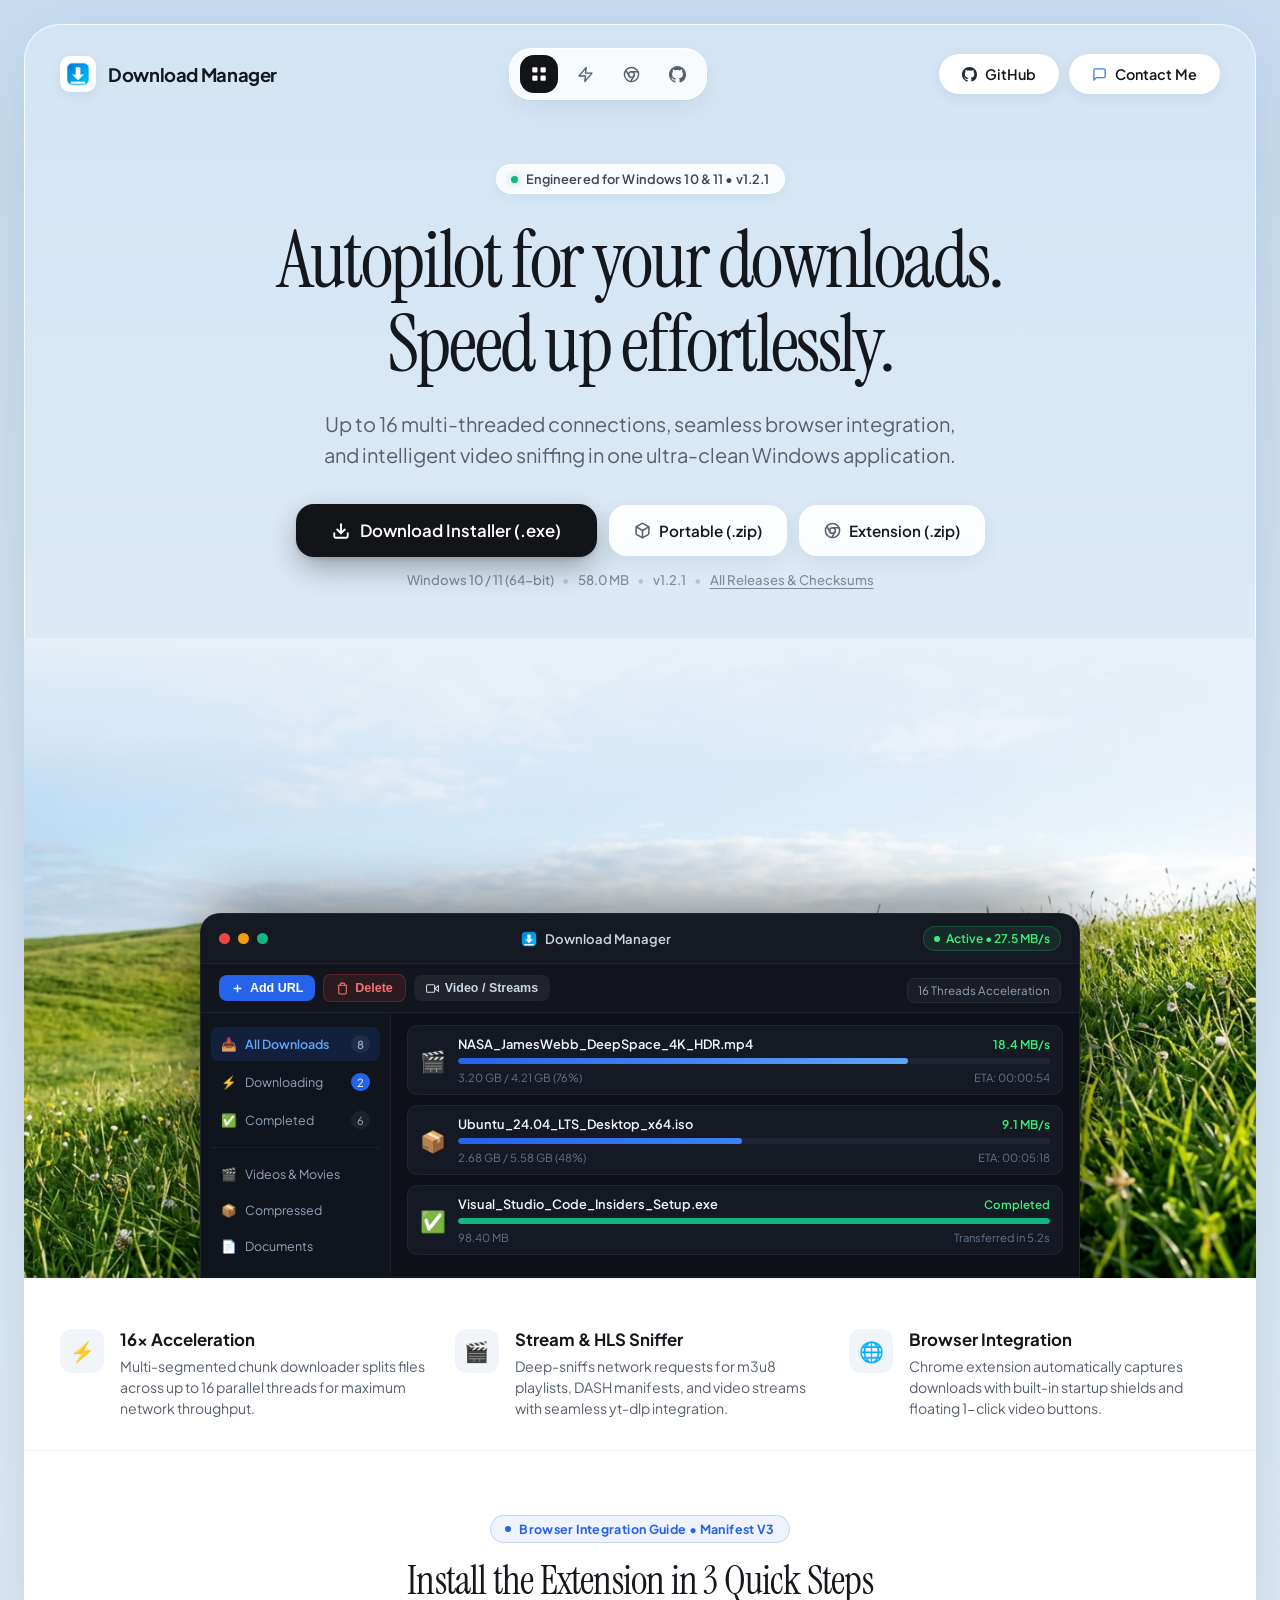
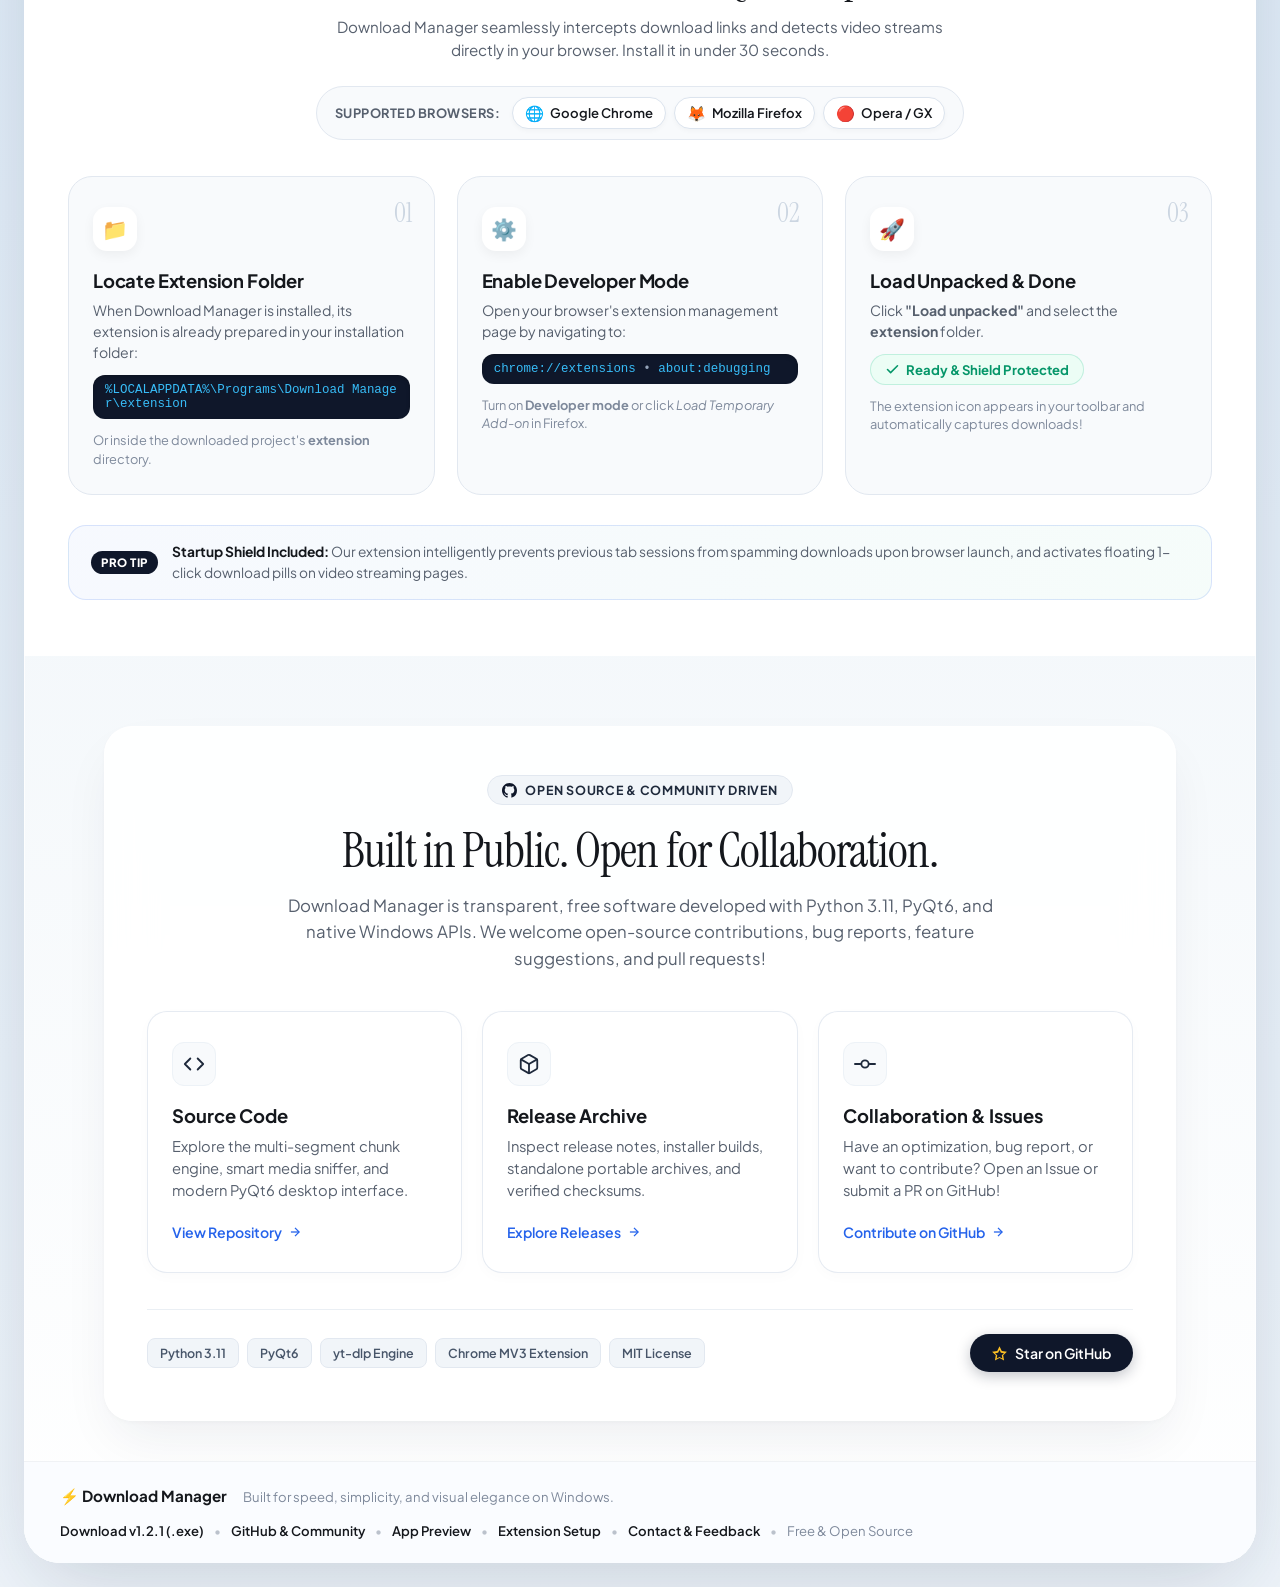
<file: website/index.html>
<!DOCTYPE html>
<html lang="en">
<head>
  <meta charset="UTF-8" />
  <meta name="viewport" content="width=device-width, initial-scale=1.0" />
  <title>Download Manager for Windows — Ultra-Fast Multi-Threaded Downloader</title>
  <meta name="description" content="Download Manager is a lightning-fast, modern multi-threaded desktop download accelerator and video stream sniffer for Windows 10 and 11." />
  <link rel="icon" type="image/png" href="assets/app_icon.png" />

  <!-- Premium Typography: Instrument Serif + Plus Jakarta Sans -->
  <link rel="preconnect" href="https://fonts.googleapis.com" />
  <link rel="preconnect" href="https://fonts.gstatic.com" crossorigin />
  <link href="https://fonts.googleapis.com/css2?family=Instrument+Serif:ital@0;1&family=Plus+Jakarta+Sans:wght@400;500;600;700&display=swap" rel="stylesheet" />

  <link rel="stylesheet" href="style.css" />
</head>
<body>
  <!-- Outer viewport frame matching the reference aesthetic -->
  <div class="page-canvas">
    
    <!-- Top Floating Header -->
    <header class="site-header">
      <!-- Left: Logo -->
      <a href="#" class="brand-logo" aria-label="Download Manager Home">
        <div class="logo-icon-wrap">
          <img src="assets/app_icon.png" alt="Download Manager Logo" class="brand-icon-img" />
        </div>
        <span class="brand-name">Download Manager</span>
      </a>

      <!-- Center: Dock Island Navigation Capsule -->
      <nav class="center-dock" aria-label="Main Navigation">
        <a href="#preview" class="dock-item dock-app-btn" title="App Overview" aria-label="App Overview">
          <svg width="18" height="18" viewBox="0 0 24 24" fill="currentColor">
            <rect x="3" y="3" width="7" height="7" rx="1.5" />
            <rect x="14" y="3" width="7" height="7" rx="1.5" />
            <rect x="3" y="14" width="7" height="7" rx="1.5" />
            <rect x="14" y="14" width="7" height="7" rx="1.5" />
          </svg>
        </a>
        <a href="#features" class="dock-item" title="Key Features" aria-label="Features">
          <svg width="17" height="17" viewBox="0 0 24 24" fill="none" stroke="currentColor" stroke-width="2" stroke-linecap="round" stroke-linejoin="round">
            <polygon points="13 2 3 14 12 14 11 22 21 10 12 10 13 2" />
          </svg>
        </a>
        <a href="#extension-guide" class="dock-item" title="Browser Integration Guide" aria-label="Browser Integration">
          <svg width="17" height="17" viewBox="0 0 24 24" fill="none" stroke="currentColor" stroke-width="2" stroke-linecap="round" stroke-linejoin="round">
            <circle cx="12" cy="12" r="10" />
            <circle cx="12" cy="12" r="4" />
            <line x1="21.17" y1="8" x2="12" y2="8" />
            <line x1="3.95" y1="6.06" x2="8.54" y2="14" />
            <line x1="10.88" y1="21.94" x2="15.46" y2="14" />
          </svg>
        </a>
        <a href="#github-community" class="dock-item" title="GitHub & Open Source Community" aria-label="Open Source & Community">
          <svg width="17" height="17" viewBox="0 0 24 24" fill="currentColor">
            <path d="M12 0C5.37 0 0 5.37 0 12c0 5.31 3.435 9.795 8.205 11.385.6.105.825-.255.825-.57 0-.285-.015-1.23-.015-2.235-3.015.555-3.795-.735-4.035-1.41-.135-.345-.72-1.41-1.23-1.695-.42-.225-1.02-.78-.015-.795.945-.015 1.62.87 1.845 1.23 1.08 1.815 2.805 1.305 3.495.99.105-.78.42-1.305.765-1.605-2.67-.3-5.46-1.335-5.46-5.925 0-1.305.465-2.385 1.23-3.225-.12-.3-.54-1.53.12-3.18 0 0 1.005-.315 3.3 1.23.96-.27 1.98-.405 3-.405s2.04.135 3 .405c2.295-1.56 3.3-1.23 3.3-1.23.66 1.65.24 2.88.12 3.18.765.84 1.23 1.905 1.23 3.225 0 4.605-2.805 5.625-5.475 5.925.435.375.81 1.095.81 2.22 0 1.605-.015 2.895-.015 3.3 0 .315.225.69.825.57A12.02 12.02 0 0024 12c0-6.63-5.37-12-12-12z"/>
          </svg>
        </a>
      </nav>

      <!-- Right: Header Action Buttons -->
      <div class="header-action">
        <a href="https://github.com/sametburhan/download-manager" target="_blank" rel="noopener noreferrer" class="nav-contact-btn nav-gh-btn" aria-label="View on GitHub">
          <svg width="15" height="15" viewBox="0 0 24 24" fill="currentColor">
            <path d="M12 0C5.37 0 0 5.37 0 12c0 5.31 3.435 9.795 8.205 11.385.6.105.825-.255.825-.57 0-.285-.015-1.23-.015-2.235-3.015.555-3.795-.735-4.035-1.41-.135-.345-.72-1.41-1.23-1.695-.42-.225-1.02-.78-.015-.795.945-.015 1.62.87 1.845 1.23 1.08 1.815 2.805 1.305 3.495.99.105-.78.42-1.305.765-1.605-2.67-.3-5.46-1.335-5.46-5.925 0-1.305.465-2.385 1.23-3.225-.12-.3-.54-1.53.12-3.18 0 0 1.005-.315 3.3 1.23.96-.27 1.98-.405 3-.405s2.04.135 3 .405c2.295-1.56 3.3-1.23 3.3-1.23.66 1.65.24 2.88.12 3.18.765.84 1.23 1.905 1.23 3.225 0 4.605-2.805 5.625-5.475 5.925.435.375.81 1.095.81 2.22 0 1.605-.015 2.895-.015 3.3 0 .315.225.69.825.57A12.02 12.02 0 0024 12c0-6.63-5.37-12-12-12z"/>
          </svg>
          <span>GitHub</span>
        </a>
        <button type="button" class="nav-contact-btn" id="navContactBtn" aria-haspopup="dialog" aria-controls="contactModal">
          <svg width="15" height="15" viewBox="0 0 24 24" fill="none" stroke="currentColor" stroke-width="2.2" stroke-linecap="round" stroke-linejoin="round">
            <path d="M21 15a2 2 0 0 1-2 2H7l-4 4V5a2 2 0 0 1 2-2h14a2 2 0 0 1 2 2z"></path>
          </svg>
          <span>Contact Me</span>
        </button>
      </div>
    </header>

    <!-- Main Hero Container -->
    <main class="hero-container">
      
      <!-- Upper Hero Text & Primary CTA -->
      <div class="hero-content">
        <!-- Pill Badge -->
        <div class="hero-badge">
          <span class="badge-dot"></span>
          <span class="badge-text" id="heroVersionBadge">Engineered for Windows 10 & 11 • v1.2.1</span>
        </div>

        <!-- Editorial Display Title -->
        <h1 class="hero-title">
          Autopilot for your downloads.<br />
          Speed up effortlessly.
        </h1>

        <!-- Short Subtitle -->
        <p class="hero-subtitle">
          Up to 16 multi-threaded connections, seamless browser integration, and intelligent video sniffing in one ultra-clean Windows application.
        </p>

        <!-- Download Actions Cluster -->
        <div class="cta-wrapper">
          <div class="cta-buttons-cluster">
            <!-- 1. Primary: Windows Installer (.exe) -->
            <a href="https://github.com/sametburhan/download-manager/releases/latest/download/DownloadManagerSetup-v1.2.1.exe" class="main-download-btn" id="mainDownloadBtn" title="Recommended setup for Windows 10 & 11">
              <span class="btn-icon">
                <svg width="18" height="18" viewBox="0 0 24 24" fill="none" stroke="currentColor" stroke-width="2.5" stroke-linecap="round" stroke-linejoin="round">
                  <path d="M21 15v4a2 2 0 0 1-2 2H5a2 2 0 0 1-2-2v-4" />
                  <polyline points="7 10 12 15 17 10" />
                  <line x1="12" y1="15" x2="12" y2="3" />
                </svg>
              </span>
              <span class="btn-label" id="mainDownloadBtnLabel">Download Installer (.exe)</span>
            </a>

            <!-- 2. Secondary: Portable Package (.zip) -->
            <a href="https://github.com/sametburhan/download-manager/releases/latest/download/DownloadManager-Portable-v1.2.1.zip" class="secondary-download-btn" id="portableDownloadBtn" title="Portable standalone archive — No installation required">
              <span class="sub-btn-icon">
                <svg width="17" height="17" viewBox="0 0 24 24" fill="none" stroke="currentColor" stroke-width="2.2" stroke-linecap="round" stroke-linejoin="round">
                  <path d="M21 16V8a2 2 0 0 0-1-1.73l-7-4a2 2 0 0 0-2 0l-7 4A2 2 0 0 0 3 8v8a2 2 0 0 0 1 1.73l7 4a2 2 0 0 0 2 0l7-4A2 2 0 0 0 21 16z"/>
                  <polyline points="3.27 6.96 12 12.01 20.73 6.96"/>
                  <line x1="12" y1="22.08" x2="12" y2="12"/>
                </svg>
              </span>
              <span class="sub-btn-label" id="portableBtnLabel">Portable (.zip)</span>
            </a>

            <!-- 3. Tertiary: Browser Extension Package (.zip) -->
            <a href="https://github.com/sametburhan/download-manager/releases/latest/download/DownloadManager-Extension-v1.2.1.zip" class="secondary-download-btn" id="extensionDownloadBtn" title="Browser extension folder package (ZIP)">
              <span class="sub-btn-icon">
                <svg width="17" height="17" viewBox="0 0 24 24" fill="none" stroke="currentColor" stroke-width="2.2" stroke-linecap="round" stroke-linejoin="round">
                  <circle cx="12" cy="12" r="10"/>
                  <circle cx="12" cy="12" r="4"/>
                  <line x1="21.17" y1="8" x2="12" y2="8"/>
                  <line x1="3.95" y1="6.06" x2="8.54" y2="14"/>
                  <line x1="10.88" y1="21.94" x2="15.46" y2="14"/>
                </svg>
              </span>
              <span class="sub-btn-label" id="extensionBtnLabel">Extension (.zip)</span>
            </a>
          </div>
          
          <div class="download-meta">
            <span>Windows 10 / 11 (64-bit)</span>
            <span class="meta-sep">•</span>
            <span id="downloadMetaSize">58.0 MB</span>
            <span class="meta-sep">•</span>
            <span id="downloadMetaVersion">v1.2.1</span>
            <span class="meta-sep">•</span>
            <a href="https://github.com/sametburhan/download-manager/releases" target="_blank" rel="noopener noreferrer" style="color: inherit; text-decoration: underline; text-underline-offset: 3px;">All Releases & Checksums</a>
          </div>
        </div>
      </div>

      <!-- Lower Preview Stage: App Card nestled in Grassy Hill -->
      <div class="stage-section" id="preview">
        <!-- Scenic Grassy Landscape Background -->
        <div class="landscape-backdrop" style="background-image: url('assets/hero_grass_landscape.jpg');">
          <!-- Soft gradient feather overlay to blend top sky smoothly -->
          <div class="sky-blend-gradient"></div>

          <!-- App Mockup Window rising from the meadow -->
          <div class="app-window-wrapper">
            <div class="app-window-frame">
              
              <!-- Window Titlebar -->
              <div class="window-titlebar">
                <div class="window-controls">
                  <span class="ctrl-dot ctrl-close"></span>
                  <span class="ctrl-dot ctrl-min"></span>
                  <span class="ctrl-dot ctrl-max"></span>
                </div>
                <div class="window-title">
                  <img src="assets/app_icon.png" alt="" class="win-title-icon" />
                  <span>Download Manager</span>
                </div>
                <div class="window-badge-stat">
                  <span class="stat-pulse"></span>
                  <span>Active • 27.5 MB/s</span>
                </div>
              </div>

              <!-- Window Toolbar -->
              <div class="window-toolbar">
                <div class="tb-left">
                  <button class="tb-btn tb-add-btn">
                    <svg width="13" height="13" viewBox="0 0 24 24" fill="none" stroke="currentColor" stroke-width="2.5"><line x1="12" y1="5" x2="12" y2="19"/><line x1="5" y1="12" x2="19" y2="12"/></svg>
                    <span>Add URL</span>
                  </button>
                  <button class="tb-btn tb-del-btn">
                    <svg width="13" height="13" viewBox="0 0 24 24" fill="none" stroke="currentColor" stroke-width="2"><polyline points="3 6 5 6 21 6"/><path d="M19 6v14a2 2 0 0 1-2 2H7a2 2 0 0 1-2-2V6m3 0V4a2 2 0 0 1 2-2h4a2 2 0 0 1 2 2v2"/></svg>
                    <span>Delete</span>
                  </button>
                  <button class="tb-btn tb-media-btn">
                    <svg width="13" height="13" viewBox="0 0 24 24" fill="none" stroke="currentColor" stroke-width="2"><polygon points="23 7 16 12 23 17 23 7"/><rect x="1" y="5" width="15" height="14" rx="2" ry="2"/></svg>
                    <span>Video / Streams</span>
                  </button>
                </div>
                <div class="tb-right">
                  <span class="tb-pill-tag">16 Threads Acceleration</span>
                </div>
              </div>

              <!-- Window Body: Sidebar + Tasks -->
              <div class="window-body">
                <!-- Mini Sidebar -->
                <aside class="win-sidebar">
                  <div class="sidebar-item active">
                    <span class="sb-icon">📥</span>
                    <span class="sb-label">All Downloads</span>
                    <span class="sb-badge">8</span>
                  </div>
                  <div class="sidebar-item">
                    <span class="sb-icon">⚡</span>
                    <span class="sb-label">Downloading</span>
                    <span class="sb-badge highlight">2</span>
                  </div>
                  <div class="sidebar-item">
                    <span class="sb-icon">✅</span>
                    <span class="sb-label">Completed</span>
                    <span class="sb-badge">6</span>
                  </div>
                  <div class="sidebar-sep"></div>
                  <div class="sidebar-item">
                    <span class="sb-icon">🎬</span>
                    <span class="sb-label">Videos & Movies</span>
                  </div>
                  <div class="sidebar-item">
                    <span class="sb-icon">📦</span>
                    <span class="sb-label">Compressed</span>
                  </div>
                  <div class="sidebar-item">
                    <span class="sb-icon">📄</span>
                    <span class="sb-label">Documents</span>
                  </div>
                </aside>

                <!-- Tasks Table / Cards -->
                <section class="win-task-list">
                  
                  <!-- Task 1: Active 4K Video Stream -->
                  <div class="task-card active-task">
                    <div class="task-col-icon">🎬</div>
                    <div class="task-col-info">
                      <div class="task-name-row">
                        <span class="task-title">NASA_JamesWebb_DeepSpace_4K_HDR.mp4</span>
                        <span class="task-speed">18.4 MB/s</span>
                      </div>
                      <div class="progress-bar-wrap">
                        <div class="progress-bar-fill animated-shimmer" style="width: 76%;"></div>
                      </div>
                      <div class="task-meta-row">
                        <span class="task-size">3.20 GB / 4.21 GB (76%)</span>
                        <span class="task-eta">ETA: 00:00:54</span>
                      </div>
                    </div>
                  </div>

                  <!-- Task 2: Active Software Package -->
                  <div class="task-card active-task">
                    <div class="task-col-icon">📦</div>
                    <div class="task-col-info">
                      <div class="task-name-row">
                        <span class="task-title">Ubuntu_24.04_LTS_Desktop_x64.iso</span>
                        <span class="task-speed">9.1 MB/s</span>
                      </div>
                      <div class="progress-bar-wrap">
                        <div class="progress-bar-fill" style="width: 48%;"></div>
                      </div>
                      <div class="task-meta-row">
                        <span class="task-size">2.68 GB / 5.58 GB (48%)</span>
                        <span class="task-eta">ETA: 00:05:18</span>
                      </div>
                    </div>
                  </div>

                  <!-- Task 3: Completed Archive -->
                  <div class="task-card completed-task">
                    <div class="task-col-icon">✅</div>
                    <div class="task-col-info">
                      <div class="task-name-row">
                        <span class="task-title">Visual_Studio_Code_Insiders_Setup.exe</span>
                        <span class="task-status-tag">Completed</span>
                      </div>
                      <div class="progress-bar-wrap">
                        <div class="progress-bar-fill done" style="width: 100%;"></div>
                      </div>
                      <div class="task-meta-row">
                        <span class="task-size">98.40 MB</span>
                        <span class="task-eta">Transferred in 5.2s</span>
                      </div>
                    </div>
                  </div>

                </section>
              </div>

              <!-- Window Statusbar -->
              <div class="window-statusbar">
                <span class="status-indicator-dot"></span>
                <span>WebSocket Engine: Connected (Port 6800) • Extension Linked</span>
              </div>

            </div>
          </div>
        </div>
      </div>

    </main>

    <!-- Interactive Features Strip -->
    <section class="features-strip" id="features">
      <div class="feature-item">
        <div class="feat-icon">⚡</div>
        <div class="feat-content">
          <h3>16x Acceleration</h3>
          <p>Multi-segmented chunk downloader splits files across up to 16 parallel threads for maximum network throughput.</p>
        </div>
      </div>
      <div class="feature-item">
        <div class="feat-icon">🎬</div>
        <div class="feat-content">
          <h3>Stream & HLS Sniffer</h3>
          <p>Deep-sniffs network requests for m3u8 playlists, DASH manifests, and video streams with seamless yt-dlp integration.</p>
        </div>
      </div>
      <div class="feature-item">
        <div class="feat-icon">🌐</div>
        <div class="feat-content">
          <h3>Browser Integration</h3>
          <p>Chrome extension automatically captures downloads with built-in startup shields and floating 1-click video buttons.</p>
        </div>
      </div>
    </section>

    <!-- Browser Extension Tutorial Section -->
    <section class="extension-guide-section" id="extension-guide">
      <div class="guide-header">
        <div class="guide-badge">
          <span class="guide-badge-dot"></span>
          <span>Browser Integration Guide • Manifest V3</span>
        </div>
        <h2 class="guide-title">Install the Extension in 3 Quick Steps</h2>
        <p class="guide-subtitle">
          Download Manager seamlessly intercepts download links and detects video streams directly in your browser. Install it in under 30 seconds.
        </p>

        <!-- Supported Browsers Showcase -->
        <div class="supported-browsers-wrap">
          <span class="supported-label">Supported Browsers:</span>
          <div class="browser-tags">
            <span class="browser-tag"><span class="browser-tag-icon">🌐</span> Google Chrome</span>
            <span class="browser-tag"><span class="browser-tag-icon">🦊</span> Mozilla Firefox</span>
            <span class="browser-tag"><span class="browser-tag-icon">🔴</span> Opera / GX</span>
          </div>
        </div>
      </div>

      <!-- 3-Step Cards Grid -->
      <div class="guide-steps-grid">
        
        <!-- Step 1 -->
        <div class="step-card">
          <div class="step-num-badge">01</div>
          <div class="step-card-body">
            <div class="step-icon-wrap">📁</div>
            <h3>Locate Extension Folder</h3>
            <p>
              When Download Manager is installed, its extension is already prepared in your installation folder:
            </p>
            <div class="step-code-snippet">
              <code>%LOCALAPPDATA%\Programs\Download Manager\extension</code>
            </div>
            <span class="step-hint">Or inside the downloaded project's <strong>extension</strong> directory.</span>
          </div>
        </div>

        <!-- Step 2 -->
        <div class="step-card">
          <div class="step-num-badge">02</div>
          <div class="step-card-body">
            <div class="step-icon-wrap">⚙️</div>
            <h3>Enable Developer Mode</h3>
            <p>
              Open your browser's extension management page by navigating to:
            </p>
            <div class="step-code-snippet">
              <code>chrome://extensions</code> <span>•</span> <code>about:debugging</code>
            </div>
            <span class="step-hint">Turn on <strong>Developer mode</strong> or click <em>Load Temporary Add-on</em> in Firefox.</span>
          </div>
        </div>

        <!-- Step 3 -->
        <div class="step-card">
          <div class="step-num-badge">03</div>
          <div class="step-card-body">
            <div class="step-icon-wrap">🚀</div>
            <h3>Load Unpacked & Done</h3>
            <p>
              Click <strong>"Load unpacked"</strong> and select the <strong>extension</strong> folder.
            </p>
            <div class="step-pill-ready">
              <svg width="15" height="15" viewBox="0 0 24 24" fill="none" stroke="currentColor" stroke-width="2.5" stroke-linecap="round" stroke-linejoin="round">
                <polyline points="20 6 9 17 4 12"></polyline>
              </svg>
              <span>Ready & Shield Protected</span>
            </div>
            <span class="step-hint">The extension icon appears in your toolbar and automatically captures downloads!</span>
          </div>
        </div>

      </div>

      <!-- Pro-Tip Note Card -->
      <div class="guide-tip-banner">
        <div class="tip-badge">PRO TIP</div>
        <p>
          <strong>Startup Shield Included:</strong> Our extension intelligently prevents previous tab sessions from spamming downloads upon browser launch, and activates floating 1-click download pills on video streaming pages.
        </p>
      </div>

    </section>

    <!-- Open Source & GitHub Collaboration Section -->
    <section class="community-section" id="github-community">
      <div class="community-card">
        <div class="community-header">
          <div class="community-badge">
            <svg width="15" height="15" viewBox="0 0 24 24" fill="currentColor">
              <path d="M12 0C5.37 0 0 5.37 0 12c0 5.31 3.435 9.795 8.205 11.385.6.105.825-.255.825-.57 0-.285-.015-1.23-.015-2.235-3.015.555-3.795-.735-4.035-1.41-.135-.345-.72-1.41-1.23-1.695-.42-.225-1.02-.78-.015-.795.945-.015 1.62.87 1.845 1.23 1.08 1.815 2.805 1.305 3.495.99.105-.78.42-1.305.765-1.605-2.67-.3-5.46-1.335-5.46-5.925 0-1.305.465-2.385 1.23-3.225-.12-.3-.54-1.53.12-3.18 0 0 1.005-.315 3.3 1.23.96-.27 1.98-.405 3-.405s2.04.135 3 .405c2.295-1.56 3.3-1.23 3.3-1.23.66 1.65.24 2.88.12 3.18.765.84 1.23 1.905 1.23 3.225 0 4.605-2.805 5.625-5.475 5.925.435.375.81 1.095.81 2.22 0 1.605-.015 2.895-.015 3.3 0 .315.225.69.825.57A12.02 12.02 0 0024 12c0-6.63-5.37-12-12-12z"/>
            </svg>
            <span>Open Source & Community Driven</span>
          </div>
          <h2 class="community-title">Built in Public. Open for Collaboration.</h2>
          <p class="community-subtitle">
            Download Manager is transparent, free software developed with Python 3.11, PyQt6, and native Windows APIs. We welcome open-source contributions, bug reports, feature suggestions, and pull requests!
          </p>
        </div>

        <div class="community-grid">
          <!-- Card 1: Source Code -->
          <a href="https://github.com/sametburhan/download-manager" target="_blank" rel="noopener noreferrer" class="community-box">
            <div class="box-icon-wrap">
              <svg width="22" height="22" viewBox="0 0 24 24" fill="none" stroke="currentColor" stroke-width="2" stroke-linecap="round" stroke-linejoin="round">
                <polyline points="16 18 22 12 16 6"></polyline>
                <polyline points="8 6 2 12 8 18"></polyline>
              </svg>
            </div>
            <div class="box-content">
              <h3>Source Code</h3>
              <p>Explore the multi-segment chunk engine, smart media sniffer, and modern PyQt6 desktop interface.</p>
              <span class="box-action-link">
                <span>View Repository</span>
                <svg width="14" height="14" viewBox="0 0 24 24" fill="none" stroke="currentColor" stroke-width="2.2"><line x1="5" y1="12" x2="19" y2="12"/><polyline points="12 5 19 12 12 19"/></svg>
              </span>
            </div>
          </a>

          <!-- Card 2: Releases & Changelog -->
          <a href="https://github.com/sametburhan/download-manager/releases" target="_blank" rel="noopener noreferrer" class="community-box">
            <div class="box-icon-wrap">
              <svg width="22" height="22" viewBox="0 0 24 24" fill="none" stroke="currentColor" stroke-width="2" stroke-linecap="round" stroke-linejoin="round">
                <path d="M21 16V8a2 2 0 0 0-1-1.73l-7-4a2 2 0 0 0-2 0l-7 4A2 2 0 0 0 3 8v8a2 2 0 0 0 1 1.73l7 4a2 2 0 0 0 2 0l7-4A2 2 0 0 0 21 16z"></path>
                <polyline points="3.27 6.96 12 12.01 20.73 6.96"></polyline>
                <line x1="12" y1="22.08" x2="12" y2="12"></line>
              </svg>
            </div>
            <div class="box-content">
              <h3>Release Archive</h3>
              <p>Inspect release notes, installer builds, standalone portable archives, and verified checksums.</p>
              <span class="box-action-link">
                <span>Explore Releases</span>
                <svg width="14" height="14" viewBox="0 0 24 24" fill="none" stroke="currentColor" stroke-width="2.2"><line x1="5" y1="12" x2="19" y2="12"/><polyline points="12 5 19 12 12 19"/></svg>
              </span>
            </div>
          </a>

          <!-- Card 3: Collaborate & Contribute -->
          <a href="https://github.com/sametburhan/download-manager/issues" target="_blank" rel="noopener noreferrer" class="community-box">
            <div class="box-icon-wrap">
              <svg width="22" height="22" viewBox="0 0 24 24" fill="none" stroke="currentColor" stroke-width="2" stroke-linecap="round" stroke-linejoin="round">
                <circle cx="12" cy="12" r="4"></circle>
                <line x1="1.05" y1="12" x2="7" y2="12"></line>
                <line x1="17.01" y1="12" x2="22.96" y2="12"></line>
              </svg>
            </div>
            <div class="box-content">
              <h3>Collaboration & Issues</h3>
              <p>Have an optimization, bug report, or want to contribute? Open an Issue or submit a PR on GitHub!</p>
              <span class="box-action-link">
                <span>Contribute on GitHub</span>
                <svg width="14" height="14" viewBox="0 0 24 24" fill="none" stroke="currentColor" stroke-width="2.2"><line x1="5" y1="12" x2="19" y2="12"/><polyline points="12 5 19 12 12 19"/></svg>
              </span>
            </div>
          </a>
        </div>

        <!-- Banner Bottom Strip: Tech Stack & Star CTA -->
        <div class="community-footer-bar">
          <div class="tech-tags">
            <span class="tech-tag">Python 3.11</span>
            <span class="tech-tag">PyQt6</span>
            <span class="tech-tag">yt-dlp Engine</span>
            <span class="tech-tag">Chrome MV3 Extension</span>
            <span class="tech-tag">MIT License</span>
          </div>
          <a href="https://github.com/sametburhan/download-manager" target="_blank" rel="noopener noreferrer" class="star-gh-btn">
            <svg width="15" height="15" viewBox="0 0 24 24" fill="currentColor">
              <path d="M12 .587l3.668 7.431 8.2 1.192-5.934 5.784 1.399 8.163-7.333-3.856-7.333 3.856 1.399-8.163-5.934-5.784 8.2-1.192zm0 5.702l-2.217 4.492-4.957.721 3.587 3.496-.846 4.935 4.433-2.33 4.433 2.33-.846-4.935 3.587-3.496-4.957-.721z"/>
            </svg>
            <span>Star on GitHub</span>
          </a>
        </div>
      </div>
    </section>

    <!-- Clean Minimal Footer -->
    <footer class="site-footer">
      <div class="footer-inner">
        <div class="footer-left">
          <span class="footer-logo">⚡ Download Manager</span>
          <span class="footer-copy">Built for speed, simplicity, and visual elegance on Windows.</span>
        </div>
        <div class="footer-right">
          <a href="https://github.com/sametburhan/download-manager/releases/latest/download/DownloadManagerSetup-v1.2.1.exe" id="footerDownloadLink" class="footer-link">Download v1.2.1 (.exe)</a>
          <span class="footer-sep">•</span>
          <a href="#github-community" class="footer-link">GitHub & Community</a>
          <span class="footer-sep">•</span>
          <a href="#preview" class="footer-link">App Preview</a>
          <span class="footer-sep">•</span>
          <a href="#extension-guide" class="footer-link">Extension Setup</a>
          <span class="footer-sep">•</span>
          <button type="button" class="footer-link-btn" id="footerContactBtn">Contact & Feedback</button>
          <span class="footer-sep">•</span>
          <span class="footer-note">Free & Open Source</span>
        </div>
      </div>
    </footer>

  </div>

  <!-- Contact / Feedback Modal Window -->
  <div class="modal-backdrop" id="contactModal" role="dialog" aria-modal="true" aria-labelledby="modalTitle" hidden>
    <div class="modal-overlay" id="modalOverlay"></div>
    <div class="modal-card">
      
      <!-- Close Button -->
      <button type="button" class="modal-close-btn" id="modalCloseBtn" aria-label="Close Contact Dialog">
        <svg width="18" height="18" viewBox="0 0 24 24" fill="none" stroke="currentColor" stroke-width="2.2" stroke-linecap="round" stroke-linejoin="round">
          <line x1="18" y1="6" x2="6" y2="18"></line>
          <line x1="6" y1="6" x2="18" y2="18"></line>
        </svg>
      </button>

      <!-- Modal Header -->
      <div class="modal-header">
        <div class="modal-tag">
          <span class="modal-tag-dot"></span>
          <span>Feedback & Inquiries</span>
        </div>
        <h2 id="modalTitle" class="modal-title">Get in Touch</h2>
        <p class="modal-desc">
          Have feedback, found an issue, or want to suggest a new feature? Send us a message and we'll review it right away.
        </p>
      </div>

      <!-- Feedback Form -->
      <form id="contactForm" class="contact-form" action="https://formsubmit.co/ajax/samet26burhan2@gmail.com" method="POST">
        <input type="hidden" name="_captcha" value="false" />
        <input type="hidden" name="_template" value="table" />
        <input type="hidden" name="_subject" value="New Feedback - Download Manager" />
        
        <div class="form-row">
          <div class="form-group">
            <label for="contactName">Your Name</label>
            <input type="text" id="contactName" name="name" placeholder="e.g. Samet" required />
          </div>
          <div class="form-group">
            <label for="contactEmail">Email Address</label>
            <input type="email" id="contactEmail" name="email" placeholder="name@example.com" required />
          </div>
        </div>

        <div class="form-group">
          <label>Topic / Category</label>
          <div class="category-pills">
            <label class="category-pill">
              <input type="radio" name="category" value="Feedback" checked />
              <span>💬 Feedback</span>
            </label>
            <label class="category-pill">
              <input type="radio" name="category" value="Feature Request" />
              <span>💡 Feature Request</span>
            </label>
            <label class="category-pill">
              <input type="radio" name="category" value="Bug Report" />
              <span>🐛 Bug Report</span>
            </label>
            <label class="category-pill">
              <input type="radio" name="category" value="General" />
              <span>✨ General</span>
            </label>
          </div>
        </div>

        <div class="form-group">
          <label for="contactMessage">Your Message</label>
          <textarea id="contactMessage" name="message" rows="4" placeholder="Share your experience, suggest ideas, or report what happened..." required></textarea>
        </div>

        <div class="modal-actions">
          <button type="button" class="btn-modal-cancel" id="modalCancelBtn">Cancel</button>
          <button type="submit" class="btn-modal-submit" id="submitFeedbackBtn">
            <span>Send Feedback</span>
            <svg width="15" height="15" viewBox="0 0 24 24" fill="none" stroke="currentColor" stroke-width="2.2" stroke-linecap="round" stroke-linejoin="round">
              <line x1="22" y1="2" x2="11" y2="13"></line>
              <polygon points="22 2 15 22 11 13 2 9 22 2"></polygon>
            </svg>
          </button>
        </div>
      </form>

      <!-- Success State (Shown after submit) -->
      <div id="contactSuccess" class="modal-success" hidden>
        <div class="success-icon-wrap">
          <svg width="34" height="34" viewBox="0 0 24 24" fill="none" stroke="currentColor" stroke-width="2.4" stroke-linecap="round" stroke-linejoin="round">
            <polyline points="20 6 9 17 4 12"></polyline>
          </svg>
        </div>
        <h3>Feedback Received!</h3>
        <p>Thank you for reaching out. Your feedback helps us make Download Manager faster, cleaner, and better.</p>
        <button type="button" class="btn-modal-submit btn-modal-done" id="modalDoneBtn">Done</button>
      </div>

    </div>
  </div>

  <!-- Toast Notification -->
  <div class="download-toast" id="downloadToast">
    <span class="toast-icon">🚀</span>
    <div class="toast-body">
      <strong>Download Starting...</strong>
      <span id="toastDetails">DownloadManagerSetup-v1.2.1.exe is downloading.</span>
    </div>
  </div>

  <script src="app.js"></script>
</body>
</html>
</file>
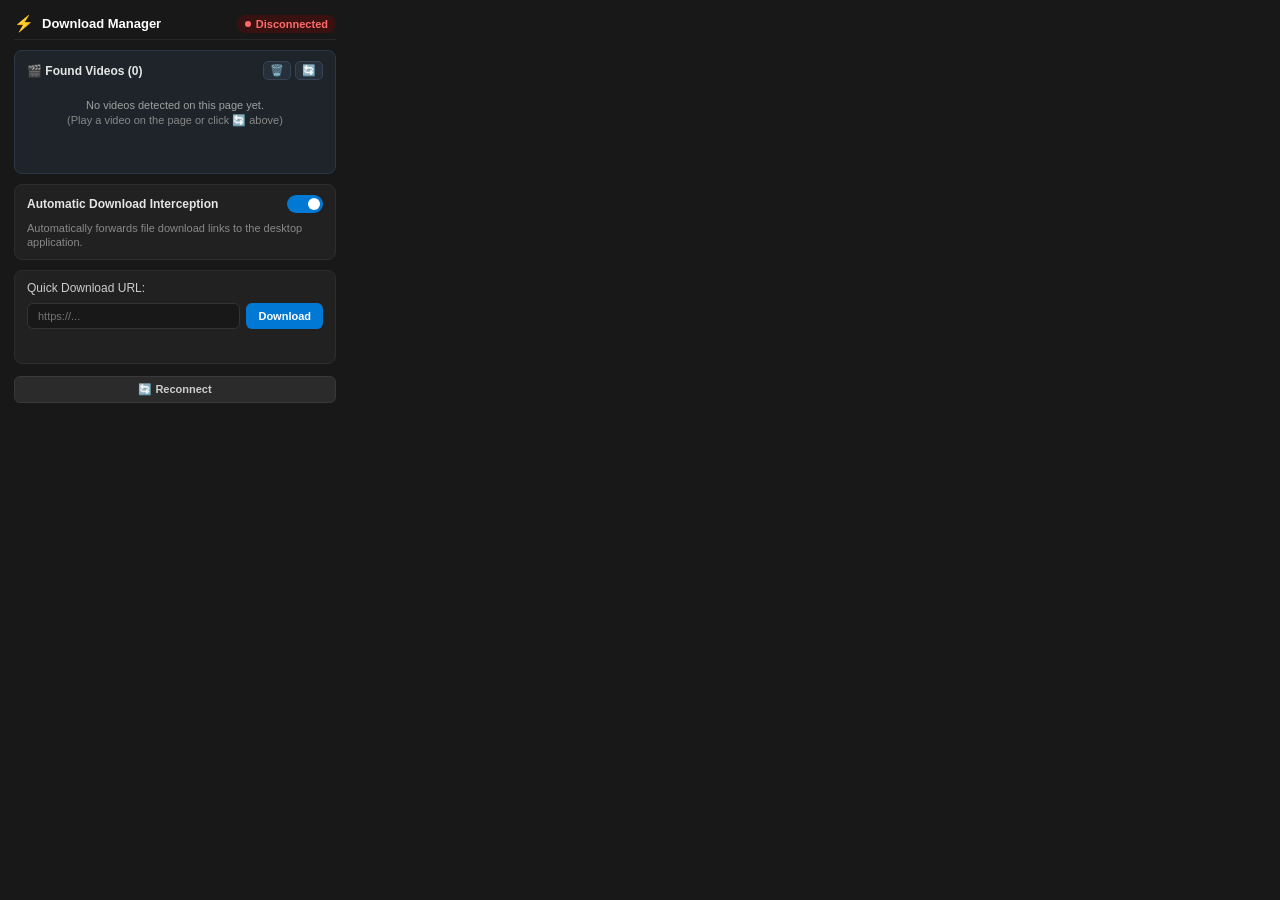
<file: extension/popup/popup.html>
<!DOCTYPE html>
<html lang="en">
<head>
  <meta charset="UTF-8">
  <title>Download Manager</title>
  <link rel="stylesheet" href="popup.css">
</head>
<body>
  <div class="popup-container">
    <!-- Header -->
    <div class="header">
      <div class="title-row">
        <span class="logo">⚡</span>
        <h2>Download Manager</h2>
      </div>
      <div id="statusBadge" class="status-badge disconnected">
        <span class="status-dot"></span>
        <span id="statusText">Disconnected</span>
      </div>
    </div>

    <!-- 1. Detected Videos List -->
    <div class="card media-card">
      <div class="setting-row">
        <span class="setting-label">🎬 Found Videos (<span id="mediaCountBadge">0</span>)</span>
        <div class="header-actions">
          <button id="clearMediaBtn" class="action-icon-btn" title="Clear list">🗑️</button>
          <button id="rescanMediaBtn" class="action-icon-btn" title="Rescan videos on this page">🔄</button>
        </div>
      </div>
      <div id="mediaListContainer" class="media-list-container">
        <p class="empty-media-msg">No videos detected on this page yet.<br><span style="color:#888;">(Play a video on the page or click 🔄 above)</span></p>
      </div>
      <div id="mediaFeedbackMsg" class="feedback-msg"></div>
    </div>

    <!-- 2. Settings Section -->
    <div class="card" id="autoCaptureCard">
      <div class="setting-row">
        <label for="autoCaptureToggle" class="setting-label">Automatic Download Interception</label>
        <label class="switch">
          <input type="checkbox" id="autoCaptureToggle" checked>
          <span class="slider"></span>
        </label>
      </div>
      <p class="setting-desc">Automatically forwards file download links to the desktop application.</p>
    </div>

    <!-- 3. Quick Download URL -->
    <div class="card">
      <label class="input-label">Quick Download URL:</label>
      <div class="input-group">
        <input type="text" id="manualUrlInput" placeholder="https://..." />
        <button id="sendUrlBtn" class="primary-btn">Download</button>
      </div>
      <div id="feedbackMsg" class="feedback-msg"></div>
    </div>

    <!-- Footer -->
    <div class="footer">
      <button id="reconnectBtn" class="secondary-btn">🔄 Reconnect</button>
    </div>
  </div>

  <script src="popup.js"></script>
</body>
</html>
</file>
<file: website/style.css>
/* ==========================================================================
   Download Manager — Modern Editorial Aesthetic Stylesheet
   Designed to match the airy daylight & grassy hill landscape reference
   ========================================================================== */

/* --- 1. Design Tokens & Reset --- */
:root {
  --font-serif: 'Instrument Serif', Georgia, serif;
  --font-sans: 'Plus Jakarta Sans', -apple-system, BlinkMacSystemFont, 'Segoe UI', Roboto, sans-serif;
  
  --sky-top: #cfdff1;
  --sky-mid: #e3edf7;
  --sky-bottom: #f2f7fc;
  
  --text-main: #14171c;
  --text-muted: #57606e;
  --text-light: #7e899b;

  --btn-dark: #121418;
  --btn-dark-hover: #1e2229;
  
  --pill-bg: rgba(255, 255, 255, 0.82);
  --pill-border: rgba(255, 255, 255, 0.95);
  --pill-shadow: 0 10px 30px -5px rgba(28, 43, 65, 0.08), 0 2px 6px rgba(0, 0, 0, 0.03);

  --accent-blue: #2563eb;
  --accent-green: #10b981;
  --accent-glow: rgba(37, 99, 235, 0.25);
  
  --app-bg: #0f131a;
  --app-card: #181d26;
  --app-border: rgba(255, 255, 255, 0.08);
}

*, *::before, *::after {
  box-sizing: border-box;
  margin: 0;
  padding: 0;
}

html {
  scroll-behavior: smooth;
  font-size: 16px;
  -webkit-font-smoothing: antialiased;
  -moz-osx-font-smoothing: grayscale;
}

body {
  font-family: var(--font-sans);
  color: var(--text-main);
  background: linear-gradient(180deg, #c7dcf0 0%, #dbe8f5 40%, #edf3f9 100%);
  min-height: 100vh;
  display: flex;
  justify-content: center;
  align-items: center;
  padding: 24px;
}

/* --- 2. Main Canvas Enclosure (Frame matching reference) --- */
.page-canvas {
  width: 100%;
  max-width: 1400px;
  background: linear-gradient(180deg, #d3e4f3 0%, #e8f0f8 40%, #f4f8fb 70%, #ffffff 100%);
  border-radius: 36px;
  box-shadow: 0 25px 80px -15px rgba(20, 38, 66, 0.18), 0 0 0 1px rgba(255, 255, 255, 0.8) inset;
  position: relative;
  overflow: hidden;
  display: flex;
  flex-direction: column;
}

/* --- 3. Top Floating Navigation Header --- */
.site-header {
  display: flex;
  align-items: center;
  justify-content: space-between;
  padding: 24px 36px;
  position: relative;
  z-index: 20;
}

.brand-logo {
  display: flex;
  align-items: center;
  gap: 12px;
  text-decoration: none;
  color: var(--text-main);
  font-weight: 700;
  font-size: 1.15rem;
  letter-spacing: -0.02em;
  transition: opacity 0.2s ease;
}

.brand-logo:hover {
  opacity: 0.85;
}

.logo-icon-wrap {
  width: 36px;
  height: 36px;
  border-radius: 10px;
  background: #ffffff;
  box-shadow: 0 4px 12px rgba(0, 0, 0, 0.06);
  display: flex;
  align-items: center;
  justify-content: center;
  padding: 6px;
}

.brand-icon-img {
  width: 100%;
  height: 100%;
  object-fit: contain;
}

/* Center Dock Island Capsule */
.center-dock {
  display: flex;
  align-items: center;
  gap: 8px;
  background: var(--pill-bg);
  backdrop-filter: blur(20px);
  -webkit-backdrop-filter: blur(20px);
  border: 1px solid var(--pill-border);
  box-shadow: var(--pill-shadow);
  padding: 6px 10px;
  border-radius: 22px;
}

.dock-item {
  width: 38px;
  height: 38px;
  display: flex;
  align-items: center;
  justify-content: center;
  border-radius: 14px;
  color: var(--text-muted);
  text-decoration: none;
  transition: all 0.2s ease;
}

.dock-item:hover {
  color: var(--text-main);
  background: rgba(0, 0, 0, 0.05);
  transform: translateY(-1px);
}

.dock-app-btn {
  background: var(--btn-dark);
  color: #ffffff !important;
}

.dock-app-btn:hover {
  background: var(--btn-dark-hover);
  color: #ffffff !important;
}

/* Right Navigation Action Area */
.header-action {
  display: flex;
  align-items: center;
  gap: 10px;
}

.nav-gh-btn svg {
  color: #24292f !important;
}

.nav-contact-btn,
.nav-download-btn {
  display: inline-flex;
  align-items: center;
  gap: 8px;
  background: #ffffff;
  color: var(--text-main);
  font-family: inherit;
  font-size: 0.9rem;
  font-weight: 600;
  padding: 10px 22px;
  border-radius: 999px;
  text-decoration: none;
  border: 1px solid rgba(255, 255, 255, 0.95);
  box-shadow: 0 4px 14px rgba(28, 43, 65, 0.07);
  cursor: pointer;
  transition: all 0.22s cubic-bezier(0.16, 1, 0.3, 1);
}

.nav-contact-btn:hover,
.nav-download-btn:hover {
  transform: translateY(-2px);
  box-shadow: 0 8px 22px rgba(28, 43, 65, 0.12);
  background: #ffffff;
  border-color: rgba(200, 220, 240, 0.9);
}

.nav-contact-btn:active,
.nav-download-btn:active {
  transform: translateY(0);
}

.nav-contact-btn svg {
  color: #3b82f6;
  transition: transform 0.2s ease;
}

.nav-contact-btn:hover svg {
  transform: scale(1.1);
}

/* --- 4. Hero Section --- */
.hero-container {
  display: flex;
  flex-direction: column;
  align-items: center;
  text-align: center;
  position: relative;
  width: 100%;
}

.hero-content {
  max-width: 900px;
  padding: 40px 24px 20px 24px;
  display: flex;
  flex-direction: column;
  align-items: center;
  z-index: 10;
}

.hero-badge {
  display: inline-flex;
  align-items: center;
  gap: 8px;
  background: rgba(255, 255, 255, 0.85);
  border: 1px solid rgba(255, 255, 255, 0.95);
  padding: 6px 14px;
  border-radius: 30px;
  font-size: 0.8rem;
  font-weight: 600;
  color: #3b4555;
  box-shadow: 0 4px 14px rgba(0, 0, 0, 0.04);
  margin-bottom: 24px;
  letter-spacing: 0.01em;
}

.badge-dot {
  width: 7px;
  height: 7px;
  background: var(--accent-green);
  border-radius: 50%;
  box-shadow: 0 0 8px rgba(16, 185, 129, 0.6);
  animation: pulseDot 2s infinite ease-in-out;
}

@keyframes pulseDot {
  0%, 100% { transform: scale(1); opacity: 1; }
  50% { transform: scale(1.3); opacity: 0.7; }
}

.hero-title {
  font-family: var(--font-serif);
  font-size: clamp(3rem, 6.2vw, 5.2rem);
  font-weight: 400;
  line-height: 1.06;
  letter-spacing: -0.03em;
  color: var(--text-main);
  margin-bottom: 22px;
}

.hero-subtitle {
  font-size: clamp(1.05rem, 1.8vw, 1.25rem);
  color: var(--text-muted);
  max-width: 660px;
  line-height: 1.55;
  margin-bottom: 34px;
  font-weight: 400;
}

/* Center Download CTA */
.cta-wrapper {
  display: flex;
  flex-direction: column;
  align-items: center;
  gap: 14px;
  margin-bottom: 20px;
}

.cta-buttons-cluster {
  display: flex;
  align-items: center;
  justify-content: center;
  flex-wrap: wrap;
  gap: 12px;
}

.main-download-btn {
  display: inline-flex;
  align-items: center;
  justify-content: center;
  gap: 10px;
  background: var(--btn-dark);
  color: #ffffff;
  text-decoration: none;
  font-size: 1.05rem;
  font-weight: 600;
  padding: 16px 36px;
  border-radius: 18px;
  box-shadow: 0 12px 32px -4px rgba(18, 20, 24, 0.4), 0 2px 4px rgba(0, 0, 0, 0.1);
  transition: all 0.25s cubic-bezier(0.16, 1, 0.3, 1);
  position: relative;
  overflow: hidden;
}

.main-download-btn::after {
  content: '';
  position: absolute;
  top: 0;
  left: -100%;
  width: 100%;
  height: 100%;
  background: linear-gradient(90deg, transparent, rgba(255, 255, 255, 0.15), transparent);
  transition: left 0.6s ease;
}

.main-download-btn:hover {
  background: var(--btn-dark-hover);
  transform: translateY(-3px) scale(1.02);
  box-shadow: 0 18px 40px -4px rgba(18, 20, 24, 0.5);
}

.main-download-btn:hover::after {
  left: 100%;
}

.main-download-btn:active {
  transform: translateY(-1px) scale(0.99);
}

.btn-icon {
  display: flex;
  align-items: center;
  justify-content: center;
  transition: transform 0.2s ease;
}

.main-download-btn:hover .btn-icon {
  transform: translateY(2px);
}

.secondary-download-btn {
  display: inline-flex;
  align-items: center;
  gap: 8px;
  background: rgba(255, 255, 255, 0.9);
  backdrop-filter: blur(16px);
  -webkit-backdrop-filter: blur(16px);
  color: var(--text-main);
  text-decoration: none;
  font-size: 0.95rem;
  font-weight: 600;
  padding: 15px 24px;
  border-radius: 18px;
  border: 1px solid rgba(255, 255, 255, 0.95);
  box-shadow: 0 6px 20px rgba(28, 43, 65, 0.08);
  transition: all 0.22s cubic-bezier(0.16, 1, 0.3, 1);
  cursor: pointer;
}

.secondary-download-btn:hover {
  transform: translateY(-2px);
  background: #ffffff;
  border-color: rgba(180, 205, 235, 0.8);
  box-shadow: 0 10px 26px rgba(28, 43, 65, 0.12);
  color: var(--accent-blue);
}

.secondary-download-btn:active {
  transform: translateY(0);
}

.secondary-download-btn .sub-btn-icon {
  display: flex;
  align-items: center;
  justify-content: center;
}

.secondary-download-btn svg {
  color: var(--text-muted);
  transition: color 0.2s ease, transform 0.2s ease;
}

.secondary-download-btn:hover svg {
  color: var(--accent-blue);
  transform: translateY(-1px);
}

.download-meta {
  display: flex;
  align-items: center;
  gap: 8px;
  font-size: 0.82rem;
  color: var(--text-light);
  font-weight: 500;
}

.meta-sep {
  opacity: 0.4;
}

/* --- 5. Scenic Grassy Hill Stage & App Window --- */
.stage-section {
  width: 100%;
  position: relative;
  margin-top: 10px;
}

.landscape-backdrop {
  width: 100%;
  min-height: 640px;
  background-size: cover;
  background-position: center bottom;
  background-repeat: no-repeat;
  position: relative;
  display: flex;
  justify-content: center;
  align-items: flex-end;
  padding: 0 24px 0 24px;
}

/* Sky blending gradient so the backdrop melts into the upper hero */
.sky-blend-gradient {
  position: absolute;
  top: 0;
  left: 0;
  right: 0;
  height: 220px;
  background: linear-gradient(180deg, rgba(232, 240, 248, 1) 0%, rgba(232, 240, 248, 0.75) 45%, rgba(232, 240, 248, 0) 100%);
  pointer-events: none;
  z-index: 1;
}

/* App Window Container emerging from the grassy hill */
.app-window-wrapper {
  position: relative;
  z-index: 5;
  width: 100%;
  max-width: 880px;
  transform: translateY(30px);
  transition: transform 0.4s cubic-bezier(0.16, 1, 0.3, 1);
  animation: gentleFloat 7s ease-in-out infinite;
}

@keyframes gentleFloat {
  0%, 100% { transform: translateY(30px); }
  50% { transform: translateY(18px); }
}

.app-window-frame {
  background: var(--app-bg);
  border-radius: 20px 20px 0 0;
  border: 1px solid var(--app-border);
  border-bottom: none;
  box-shadow: 0 -20px 60px -10px rgba(0, 0, 0, 0.35), 0 35px 90px rgba(0, 0, 0, 0.45);
  overflow: hidden;
  color: #e2e8f0;
}


/* Window Titlebar */
.window-titlebar {
  background: #151922;
  padding: 12px 18px;
  display: flex;
  align-items: center;
  justify-content: space-between;
  border-bottom: 1px solid rgba(255, 255, 255, 0.06);
}

.window-controls {
  display: flex;
  align-items: center;
  gap: 8px;
}

.ctrl-dot {
  width: 11px;
  height: 11px;
  border-radius: 50%;
}

.ctrl-close { background: #ef4444; }
.ctrl-min { background: #f59e0b; }
.ctrl-max { background: #10b981; }

.window-title {
  display: flex;
  align-items: center;
  gap: 8px;
  font-size: 0.82rem;
  font-weight: 600;
  color: #cbd5e1;
}

.win-title-icon {
  width: 16px;
  height: 16px;
}

.window-badge-stat {
  display: flex;
  align-items: center;
  gap: 6px;
  font-size: 0.75rem;
  color: #38ef7d;
  font-weight: 600;
  background: rgba(56, 239, 125, 0.08);
  padding: 4px 10px;
  border-radius: 12px;
  border: 1px solid rgba(56, 239, 125, 0.2);
}

.stat-pulse {
  width: 6px;
  height: 6px;
  background: #38ef7d;
  border-radius: 50%;
  animation: pulseDot 1.5s infinite;
}

/* Window Toolbar */
.window-toolbar {
  background: #12151d;
  padding: 10px 18px;
  display: flex;
  align-items: center;
  justify-content: space-between;
  border-bottom: 1px solid rgba(255, 255, 255, 0.05);
}

.tb-left {
  display: flex;
  align-items: center;
  gap: 8px;
}

.tb-btn {
  display: inline-flex;
  align-items: center;
  gap: 6px;
  padding: 6px 12px;
  border-radius: 8px;
  font-size: 0.78rem;
  font-weight: 600;
  cursor: pointer;
  border: none;
  transition: all 0.15s ease;
}

.tb-add-btn {
  background: var(--accent-blue);
  color: #ffffff;
}

.tb-add-btn:hover {
  background: #1d4ed8;
}

.tb-del-btn {
  background: rgba(239, 68, 68, 0.12);
  color: #f87171;
  border: 1px solid rgba(239, 68, 68, 0.25);
}

.tb-media-btn {
  background: rgba(255, 255, 255, 0.06);
  color: #cbd5e1;
}

.tb-pill-tag {
  font-size: 0.72rem;
  color: #94a3b8;
  background: rgba(255, 255, 255, 0.04);
  padding: 4px 10px;
  border-radius: 8px;
  border: 1px solid rgba(255, 255, 255, 0.06);
}

/* Window Body */
.window-body {
  display: flex;
  min-height: 240px;
  background: #0d1017;
}

.win-sidebar {
  width: 190px;
  background: #10141c;
  padding: 14px 10px;
  border-right: 1px solid rgba(255, 255, 255, 0.05);
  display: flex;
  flex-direction: column;
  gap: 4px;
}

.sidebar-item {
  display: flex;
  align-items: center;
  gap: 8px;
  padding: 8px 10px;
  border-radius: 8px;
  font-size: 0.78rem;
  color: #94a3b8;
  cursor: pointer;
  transition: all 0.15s ease;
}

.sidebar-item:hover {
  background: rgba(255, 255, 255, 0.04);
  color: #e2e8f0;
}

.sidebar-item.active {
  background: rgba(37, 99, 235, 0.15);
  color: #60a5fa;
  font-weight: 600;
}

.sb-badge {
  margin-left: auto;
  font-size: 0.7rem;
  padding: 2px 6px;
  border-radius: 10px;
  background: rgba(255, 255, 255, 0.06);
  color: #94a3b8;
}

.sb-badge.highlight {
  background: var(--accent-blue);
  color: #ffffff;
}

.sidebar-sep {
  height: 1px;
  background: rgba(255, 255, 255, 0.05);
  margin: 6px 0;
}

/* Tasks List */
.win-task-list {
  flex: 1;
  padding: 12px 16px;
  display: flex;
  flex-direction: column;
  gap: 10px;
}

.task-card {
  background: #141923;
  border: 1px solid rgba(255, 255, 255, 0.05);
  border-radius: 10px;
  padding: 10px 12px;
  display: flex;
  align-items: center;
  gap: 12px;
}

.task-col-icon {
  font-size: 1.3rem;
}

.task-col-info {
  flex: 1;
  display: flex;
  flex-direction: column;
  gap: 6px;
}

.task-name-row {
  display: flex;
  align-items: center;
  justify-content: space-between;
}

.task-title {
  font-size: 0.8rem;
  font-weight: 600;
  color: #f1f5f9;
  white-space: nowrap;
  overflow: hidden;
  text-overflow: ellipsis;
  max-width: 320px;
}

.task-speed {
  font-size: 0.75rem;
  font-weight: 600;
  color: #38ef7d;
}

.task-status-tag {
  font-size: 0.72rem;
  font-weight: 600;
  color: #38ef7d;
}

.progress-bar-wrap {
  width: 100%;
  height: 6px;
  background: #1e2533;
  border-radius: 4px;
  overflow: hidden;
  position: relative;
}

.progress-bar-fill {
  height: 100%;
  background: linear-gradient(90deg, #2563eb, #3b82f6);
  border-radius: 4px;
  transition: width 0.3s ease;
}

.progress-bar-fill.done {
  background: #10b981;
}

.animated-shimmer {
  background: linear-gradient(90deg, #2563eb 0%, #60a5fa 50%, #2563eb 100%);
  background-size: 200% 100%;
  animation: shimmerProgress 2s linear infinite;
}

@keyframes shimmerProgress {
  0% { background-position: 100% 0; }
  100% { background-position: -100% 0; }
}

.task-meta-row {
  display: flex;
  align-items: center;
  justify-content: space-between;
  font-size: 0.7rem;
  color: #64748b;
}

/* Statusbar */
.window-statusbar {
  background: #10141d;
  padding: 8px 16px;
  display: flex;
  align-items: center;
  gap: 8px;
  font-size: 0.72rem;
  color: #94a3b8;
  border-top: 1px solid rgba(255, 255, 255, 0.04);
}

.status-indicator-dot {
  width: 6px;
  height: 6px;
  border-radius: 50%;
  background: #38ef7d;
}

/* --- 6. Features Strip --- */
.features-strip {
  display: grid;
  grid-template-columns: repeat(3, 1fr);
  gap: 24px;
  padding: 50px 36px 30px 36px;
  background: #ffffff;
  border-top: 1px solid rgba(0, 0, 0, 0.05);
  position: relative;
  z-index: 10;
}

.feature-item {
  display: flex;
  gap: 16px;
  align-items: flex-start;
}

.feat-icon {
  width: 44px;
  height: 44px;
  background: #f1f5f9;
  border-radius: 12px;
  display: flex;
  align-items: center;
  justify-content: center;
  font-size: 1.25rem;
  flex-shrink: 0;
}

.feat-content h3 {
  font-size: 1.05rem;
  font-weight: 700;
  color: var(--text-main);
  margin-bottom: 6px;
}

.feat-content p {
  font-size: 0.88rem;
  color: var(--text-muted);
  line-height: 1.5;
}

/* --- 6.5. Browser Extension Tutorial Section --- */
.extension-guide-section {
  background: #ffffff;
  border-top: 1px solid rgba(0, 0, 0, 0.05);
  padding: 64px 44px 56px 44px;
  position: relative;
  z-index: 15;
}

.guide-header {
  display: flex;
  flex-direction: column;
  align-items: center;
  text-align: center;
  max-width: 800px;
  margin: 0 auto 36px auto;
}

.guide-badge {
  display: inline-flex;
  align-items: center;
  gap: 8px;
  background: rgba(37, 99, 235, 0.08);
  border: 1px solid rgba(37, 99, 235, 0.2);
  color: #2563eb;
  padding: 5px 14px;
  border-radius: 999px;
  font-size: 0.78rem;
  font-weight: 700;
  letter-spacing: 0.03em;
  margin-bottom: 14px;
}

.guide-badge-dot {
  width: 6px;
  height: 6px;
  border-radius: 50%;
  background: #2563eb;
  animation: pulseDot 2s infinite ease-in-out;
}

.guide-title {
  font-family: 'Instrument Serif', Georgia, serif;
  font-size: 2.5rem;
  font-weight: 400;
  color: var(--text-main);
  letter-spacing: -0.02em;
  line-height: 1.15;
  margin-bottom: 12px;
}

.guide-subtitle {
  font-size: 0.95rem;
  color: var(--text-muted);
  line-height: 1.55;
  max-width: 640px;
  margin-bottom: 24px;
}

/* Supported Browsers Showcase */
.supported-browsers-wrap {
  display: flex;
  align-items: center;
  justify-content: center;
  gap: 12px;
  flex-wrap: wrap;
  background: #f8fafc;
  border: 1px solid #e2e8f0;
  padding: 10px 18px;
  border-radius: 999px;
}

.supported-label {
  font-size: 0.8rem;
  font-weight: 700;
  color: var(--text-muted);
  text-transform: uppercase;
  letter-spacing: 0.04em;
}

.browser-tags {
  display: flex;
  align-items: center;
  gap: 8px;
  flex-wrap: wrap;
}

.browser-tag {
  display: inline-flex;
  align-items: center;
  gap: 6px;
  background: #ffffff;
  border: 1px solid #dce4ee;
  padding: 5px 12px;
  border-radius: 999px;
  font-size: 0.82rem;
  font-weight: 600;
  color: var(--text-main);
  box-shadow: 0 2px 5px rgba(0, 0, 0, 0.03);
}

.browser-tag-icon {
  font-size: 0.95rem;
}

.browser-tag-sub {
  font-size: 0.78rem;
  font-weight: 600;
  color: #2563eb;
  background: rgba(37, 99, 235, 0.08);
  padding: 4px 10px;
  border-radius: 999px;
}

/* 3-Step Cards Grid */
.guide-steps-grid {
  display: grid;
  grid-template-columns: repeat(3, 1fr);
  gap: 22px;
  margin-bottom: 30px;
}

.step-card {
  background: #f8fafc;
  border: 1px solid #e2e8f0;
  border-radius: 24px;
  padding: 30px 24px 26px 24px;
  position: relative;
  display: flex;
  flex-direction: column;
  transition: all 0.24s cubic-bezier(0.16, 1, 0.3, 1);
}

.step-card:hover {
  transform: translateY(-4px);
  background: #ffffff;
  border-color: rgba(37, 99, 235, 0.3);
  box-shadow: 0 16px 36px rgba(15, 23, 42, 0.07);
}

.step-num-badge {
  position: absolute;
  top: 20px;
  right: 22px;
  font-family: 'Instrument Serif', Georgia, serif;
  font-size: 1.6rem;
  color: #cbd5e1;
  font-weight: 400;
}

.step-icon-wrap {
  width: 44px;
  height: 44px;
  border-radius: 14px;
  background: #ffffff;
  box-shadow: 0 4px 12px rgba(0, 0, 0, 0.05);
  display: flex;
  align-items: center;
  justify-content: center;
  font-size: 1.3rem;
  margin-bottom: 18px;
}

.step-card-body h3 {
  font-size: 1.15rem;
  font-weight: 700;
  color: var(--text-main);
  margin-bottom: 8px;
  letter-spacing: -0.01em;
}

.step-card-body p {
  font-size: 0.88rem;
  color: var(--text-muted);
  line-height: 1.5;
  margin-bottom: 12px;
}

.step-code-snippet {
  background: #0f172a;
  color: #38bdf8;
  border-radius: 12px;
  padding: 8px 12px;
  font-family: 'SFMono-Regular', Consolas, 'Liberation Mono', Menlo, monospace;
  font-size: 0.78rem;
  word-break: break-all;
  margin-bottom: 12px;
  box-shadow: inset 0 2px 4px rgba(0, 0, 0, 0.2);
}

.step-code-snippet span {
  color: #94a3b8;
}

.step-pill-ready {
  display: inline-flex;
  align-items: center;
  gap: 6px;
  background: #ecfdf5;
  color: #059669;
  font-size: 0.82rem;
  font-weight: 700;
  padding: 6px 14px;
  border-radius: 999px;
  margin-bottom: 12px;
  border: 1px solid rgba(16, 185, 129, 0.2);
}

.step-hint {
  display: block;
  font-size: 0.8rem;
  color: var(--text-light);
  line-height: 1.45;
}

/* Pro-Tip Banner */
.guide-tip-banner {
  display: flex;
  align-items: center;
  gap: 14px;
  background: linear-gradient(90deg, rgba(37, 99, 235, 0.04) 0%, rgba(16, 185, 129, 0.04) 100%);
  border: 1px solid rgba(37, 99, 235, 0.15);
  border-radius: 18px;
  padding: 16px 22px;
}

.tip-badge {
  background: #0f172a;
  color: #ffffff;
  font-size: 0.72rem;
  font-weight: 800;
  padding: 4px 10px;
  border-radius: 999px;
  letter-spacing: 0.05em;
  flex-shrink: 0;
}

.guide-tip-banner p {
  font-size: 0.86rem;
  color: var(--text-muted);
  line-height: 1.5;
}

.guide-tip-banner strong {
  color: var(--text-main);
}

/* Responsive for Extension Guide */
@media (max-width: 900px) {
  .guide-steps-grid {
    grid-template-columns: 1fr;
    gap: 16px;
  }

  .extension-guide-section {
    padding: 44px 24px 36px 24px;
  }

  .supported-browsers-wrap {
    border-radius: 20px;
    flex-direction: column;
    align-items: center;
  }

  .guide-tip-banner {
    flex-direction: column;
    align-items: flex-start;
    gap: 10px;
  }
}

/* --- 7. Minimal Footer --- */
.site-footer {
  background: #fafcff;
  border-top: 1px solid rgba(0, 0, 0, 0.04);
  padding: 24px 36px;
  position: relative;
  z-index: 10;
}

.footer-inner {
  display: flex;
  align-items: center;
  justify-content: space-between;
  flex-wrap: wrap;
  gap: 16px;
}

.footer-left {
  display: flex;
  align-items: center;
  gap: 16px;
  flex-wrap: wrap;
}

.footer-logo {
  font-weight: 700;
  font-size: 0.95rem;
  color: var(--text-main);
}

.footer-copy {
  font-size: 0.82rem;
  color: var(--text-light);
}

.footer-right {
  display: flex;
  align-items: center;
  gap: 10px;
  font-size: 0.82rem;
}

.footer-link,
.footer-link-btn {
  background: transparent;
  border: none;
  padding: 0;
  cursor: pointer;
  font-family: inherit;
  font-size: 0.82rem;
  color: var(--text-main);
  text-decoration: none;
  font-weight: 600;
  transition: color 0.15s ease;
}

.footer-link:hover,
.footer-link-btn:hover {
  color: var(--accent-blue);
}

.footer-sep {
  color: var(--text-light);
  opacity: 0.5;
}

.footer-note {
  color: var(--text-light);
}

/* --- 8. Toast Notification --- */
.download-toast {
  position: fixed;
  bottom: 32px;
  right: 32px;
  background: #11141a;
  color: #ffffff;
  padding: 14px 20px;
  border-radius: 14px;
  box-shadow: 0 16px 36px rgba(0, 0, 0, 0.35);
  display: flex;
  align-items: center;
  gap: 14px;
  z-index: 9999;
  transform: translateY(120px);
  opacity: 0;
  pointer-events: none;
  transition: all 0.35s cubic-bezier(0.16, 1, 0.3, 1);
  border: 1px solid rgba(255, 255, 255, 0.1);
}

.download-toast.show {
  transform: translateY(0);
  opacity: 1;
  pointer-events: auto;
}

.toast-icon {
  font-size: 1.4rem;
}

.toast-body {
  display: flex;
  flex-direction: column;
  gap: 2px;
}

.toast-body strong {
  font-size: 0.88rem;
  color: #38ef7d;
}

.toast-body span {
  font-size: 0.78rem;
  color: #94a3b8;
}

/* --- 9. Responsive Breakpoints --- */
@media (max-width: 960px) {
  body {
    padding: 12px;
  }
  
  .page-canvas {
    border-radius: 24px;
  }

  .site-header {
    padding: 18px 20px;
  }

  .features-strip {
    grid-template-columns: 1fr;
    padding: 36px 20px;
    gap: 20px;
  }

  .win-sidebar {
    display: none;
  }
}

@media (max-width: 680px) {
  .site-header {
    flex-wrap: wrap;
    gap: 14px;
    justify-content: center;
  }

  .brand-logo {
    order: 1;
  }

  .header-action {
    order: 2;
  }

  .center-dock {
    order: 3;
    width: 100%;
    justify-content: center;
  }

  .hero-content {
    padding: 24px 16px 16px 16px;
  }

  .main-download-btn {
    width: 100%;
    max-width: 320px;
  }

  .task-title {
    max-width: 160px;
  }

  .footer-inner {
    flex-direction: column;
    text-align: center;
  }
}

/* --- 9. Contact / Feedback Modal Window --- */
.modal-backdrop {
  position: fixed;
  top: 0;
  left: 0;
  width: 100vw;
  height: 100vh;
  z-index: 1000;
  display: flex;
  align-items: center;
  justify-content: center;
  padding: 24px;
  opacity: 0;
  visibility: hidden;
  pointer-events: none;
  transition: opacity 0.28s cubic-bezier(0.16, 1, 0.3, 1), visibility 0.28s;
}

.modal-backdrop.is-open {
  opacity: 1;
  visibility: visible;
  pointer-events: auto;
}

.modal-overlay {
  position: absolute;
  inset: 0;
  background: rgba(15, 23, 42, 0.5);
  backdrop-filter: blur(12px);
  -webkit-backdrop-filter: blur(12px);
}

.modal-card {
  position: relative;
  z-index: 1001;
  width: 100%;
  max-width: 540px;
  max-height: min(92vh, 680px);
  background: #ffffff;
  border-radius: 28px;
  padding: 32px 32px 28px 32px;
  box-shadow: 0 30px 90px -12px rgba(15, 30, 60, 0.3), 0 0 0 1px rgba(255, 255, 255, 0.9) inset;
  transform: scale(0.94) translateY(16px);
  transition: transform 0.28s cubic-bezier(0.16, 1, 0.3, 1);
  overflow-x: hidden !important;
  overflow-y: auto;
  scrollbar-width: thin;
  scrollbar-color: rgba(15, 23, 42, 0.18) transparent;
}

.modal-card::-webkit-scrollbar {
  width: 6px;
}

.modal-card::-webkit-scrollbar-track {
  background: transparent;
}

.modal-card::-webkit-scrollbar-thumb {
  background: rgba(15, 23, 42, 0.18);
  border-radius: 999px;
}

.modal-card::-webkit-scrollbar-thumb:hover {
  background: rgba(15, 23, 42, 0.3);
}

.contact-form[hidden],
.modal-success[hidden],
[hidden] {
  display: none !important;
}

.modal-backdrop.is-open .modal-card {
  transform: scale(1) translateY(0);
}

/* Modal Close Button */
.modal-close-btn {
  position: absolute;
  top: 22px;
  right: 22px;
  width: 36px;
  height: 36px;
  border-radius: 50%;
  background: #f1f5f9;
  border: none;
  color: var(--text-muted);
  cursor: pointer;
  display: flex;
  align-items: center;
  justify-content: center;
  transition: all 0.2s ease;
}

.modal-close-btn:hover {
  background: #e2e8f0;
  color: var(--text-main);
  transform: rotate(90deg);
}

/* Modal Header */
.modal-header {
  margin-bottom: 20px;
  padding-right: 36px;
}

.modal-tag {
  display: inline-flex;
  align-items: center;
  gap: 8px;
  background: rgba(59, 130, 246, 0.08);
  border: 1px solid rgba(59, 130, 246, 0.2);
  color: #2563eb;
  padding: 4px 12px;
  border-radius: 999px;
  font-size: 0.76rem;
  font-weight: 700;
  text-transform: uppercase;
  letter-spacing: 0.04em;
  margin-bottom: 10px;
}

.modal-tag-dot {
  width: 6px;
  height: 6px;
  border-radius: 50%;
  background: #3b82f6;
  animation: pulseDot 2s infinite ease-in-out;
}

.modal-title {
  font-family: 'Instrument Serif', Georgia, serif;
  font-size: 2.1rem;
  font-weight: 400;
  color: var(--text-main);
  letter-spacing: -0.02em;
  line-height: 1.15;
  margin-bottom: 6px;
}

.modal-desc {
  font-size: 0.86rem;
  color: var(--text-muted);
  line-height: 1.45;
}

/* Form Elements */
.contact-form {
  display: flex;
  flex-direction: column;
  gap: 15px;
  width: 100%;
}

.form-row {
  display: grid;
  grid-template-columns: minmax(0, 1fr) minmax(0, 1fr);
  gap: 12px;
  width: 100%;
}

.form-group {
  display: flex;
  flex-direction: column;
  gap: 6px;
  min-width: 0;
  width: 100%;
}

.form-group label {
  font-size: 0.82rem;
  font-weight: 600;
  color: var(--text-main);
}

.form-group input,
.form-group textarea {
  width: 100%;
  max-width: 100%;
  box-sizing: border-box;
  padding: 11px 13px;
  border-radius: 14px;
  border: 1px solid #dce4ee;
  background: #f8fafc;
  color: var(--text-main);
  font-family: inherit;
  font-size: 0.9rem;
  transition: all 0.2s ease;
  outline: none;
}

.form-group input:focus,
.form-group textarea:focus {
  background: #ffffff;
  border-color: #0f172a;
  box-shadow: 0 0 0 3px rgba(15, 23, 42, 0.08);
}

.form-group textarea {
  resize: vertical;
  min-height: 84px;
}

/* Category Pill Selector */
.category-pills {
  display: flex;
  gap: 8px;
  flex-wrap: wrap;
}

.category-pill {
  cursor: pointer;
  margin: 0;
}

.category-pill input {
  position: absolute;
  opacity: 0;
  pointer-events: none;
}

.category-pill span {
  display: inline-flex;
  align-items: center;
  padding: 6px 13px;
  border-radius: 999px;
  border: 1px solid #e2e8f0;
  background: #f8fafc;
  color: var(--text-muted);
  font-size: 0.8rem;
  font-weight: 600;
  transition: all 0.18s ease;
  user-select: none;
}

.category-pill:hover span {
  border-color: #cbd5e1;
  color: var(--text-main);
}

.category-pill input:checked + span {
  background: #0f172a;
  color: #ffffff;
  border-color: #0f172a;
  box-shadow: 0 3px 10px rgba(15, 23, 42, 0.18);
}

/* Modal Action Buttons */
.modal-actions {
  display: flex;
  align-items: center;
  justify-content: flex-end;
  gap: 12px;
  margin-top: 8px;
}

.btn-modal-cancel {
  background: transparent;
  border: none;
  color: var(--text-muted);
  font-family: inherit;
  font-size: 0.9rem;
  font-weight: 600;
  padding: 10px 18px;
  border-radius: 999px;
  cursor: pointer;
  transition: all 0.15s ease;
}

.btn-modal-cancel:hover {
  background: #f1f5f9;
  color: var(--text-main);
}

.btn-modal-submit {
  display: inline-flex;
  align-items: center;
  gap: 8px;
  background: #0f172a;
  color: #ffffff;
  border: none;
  font-family: inherit;
  font-size: 0.92rem;
  font-weight: 600;
  padding: 12px 26px;
  border-radius: 999px;
  cursor: pointer;
  box-shadow: 0 4px 16px rgba(15, 23, 42, 0.2);
  transition: all 0.22s cubic-bezier(0.16, 1, 0.3, 1);
}

.btn-modal-submit:hover {
  background: #1e293b;
  transform: translateY(-2px);
  box-shadow: 0 8px 22px rgba(15, 23, 42, 0.28);
}

.btn-modal-submit:active {
  transform: translateY(0);
}

/* Modal Success State */
.modal-success {
  display: none;
  flex-direction: column;
  align-items: center;
  text-align: center;
  padding: 32px 16px 20px 16px;
  animation: fadeInModal 0.3s ease;
}

.modal-card.show-success .modal-header,
.modal-card.show-success .contact-form {
  display: none !important;
}

.modal-card.show-success .modal-success {
  display: flex !important;
}

.success-icon-wrap {
  width: 72px;
  height: 72px;
  border-radius: 50%;
  background: #ecfdf5;
  color: #059669;
  display: flex;
  align-items: center;
  justify-content: center;
  margin-bottom: 20px;
  box-shadow: 0 0 0 8px rgba(16, 185, 129, 0.12);
}

.modal-success h3 {
  font-size: 1.4rem;
  font-weight: 700;
  color: var(--text-main);
  margin-bottom: 8px;
}

.modal-success p {
  font-size: 0.92rem;
  color: var(--text-muted);
  line-height: 1.55;
  max-width: 380px;
  margin-bottom: 24px;
}

.btn-modal-done {
  min-width: 140px;
  justify-content: center;
}

@keyframes fadeInModal {
  from {
    opacity: 0;
    transform: translateY(8px);
  }
  to {
    opacity: 1;
    transform: translateY(0);
  }
}

/* Mobile responsive for Modal */
@media (max-width: 600px) {
  .modal-card {
    padding: 28px 20px 24px 20px;
    border-radius: 22px;
  }

  .form-row {
    grid-template-columns: 1fr;
  }

  .modal-title {
    font-size: 1.8rem;
  }

  .modal-actions {
    flex-direction: column-reverse;
  }

  .btn-modal-cancel,
  .btn-modal-submit {
    width: 100%;
    justify-content: center;
  }
}

/* --- 7. Community & Open Source Section --- */
.community-section {
  width: 100%;
  max-width: 1120px;
  margin: 70px auto 40px auto;
  padding: 0 24px;
  position: relative;
  z-index: 10;
}

.community-card {
  background: rgba(255, 255, 255, 0.88);
  backdrop-filter: blur(24px);
  -webkit-backdrop-filter: blur(24px);
  border: 1px solid rgba(255, 255, 255, 0.95);
  box-shadow: 0 24px 54px -12px rgba(28, 43, 65, 0.08), 0 2px 6px rgba(0, 0, 0, 0.03);
  border-radius: 28px;
  padding: 48px 42px;
  display: flex;
  flex-direction: column;
  align-items: center;
  text-align: center;
}

.community-header {
  max-width: 720px;
  margin-bottom: 38px;
  display: flex;
  flex-direction: column;
  align-items: center;
}

.community-badge {
  display: inline-flex;
  align-items: center;
  gap: 8px;
  background: #f1f5f9;
  border: 1px solid #e2e8f0;
  padding: 6px 14px;
  border-radius: 999px;
  font-size: 0.78rem;
  font-weight: 700;
  text-transform: uppercase;
  letter-spacing: 0.06em;
  color: #1e293b;
  margin-bottom: 18px;
}

.community-badge svg {
  color: #0f172a;
}

.community-title {
  font-family: var(--font-serif);
  font-size: clamp(2.2rem, 3.8vw, 3rem);
  font-weight: 400;
  color: var(--text-main);
  line-height: 1.15;
  margin-bottom: 14px;
  letter-spacing: -0.02em;
}

.community-subtitle {
  font-size: 1.05rem;
  color: var(--text-muted);
  line-height: 1.6;
}

.community-grid {
  display: grid;
  grid-template-columns: repeat(3, 1fr);
  gap: 20px;
  width: 100%;
  margin-bottom: 36px;
}

@media (max-width: 880px) {
  .community-grid {
    grid-template-columns: 1fr;
  }
}

.community-box {
  background: #ffffff;
  border: 1px solid rgba(226, 232, 240, 0.85);
  border-radius: 20px;
  padding: 30px 24px;
  text-align: left;
  text-decoration: none;
  color: inherit;
  display: flex;
  flex-direction: column;
  transition: all 0.25s cubic-bezier(0.16, 1, 0.3, 1);
  box-shadow: 0 4px 14px rgba(0, 0, 0, 0.02);
}

.community-box:hover {
  transform: translateY(-3px);
  border-color: rgba(59, 130, 246, 0.4);
  box-shadow: 0 14px 30px -4px rgba(59, 130, 246, 0.12);
}

.box-icon-wrap {
  width: 44px;
  height: 44px;
  border-radius: 12px;
  background: #f8fafc;
  border: 1px solid #edf2f7;
  display: flex;
  align-items: center;
  justify-content: center;
  color: #1e293b;
  margin-bottom: 18px;
  transition: all 0.2s ease;
}

.community-box:hover .box-icon-wrap {
  background: #eff6ff;
  color: #2563eb;
  border-color: #bfdbfe;
}

.box-content h3 {
  font-size: 1.15rem;
  font-weight: 700;
  color: var(--text-main);
  margin-bottom: 8px;
}

.box-content p {
  font-size: 0.92rem;
  color: var(--text-muted);
  line-height: 1.5;
  margin-bottom: 20px;
  flex-grow: 1;
}

.box-action-link {
  display: inline-flex;
  align-items: center;
  gap: 6px;
  font-size: 0.88rem;
  font-weight: 600;
  color: #2563eb;
  transition: gap 0.2s ease;
}

.community-box:hover .box-action-link {
  gap: 10px;
}

.community-footer-bar {
  display: flex;
  align-items: center;
  justify-content: space-between;
  width: 100%;
  padding-top: 24px;
  border-top: 1px solid rgba(226, 232, 240, 0.7);
  flex-wrap: wrap;
  gap: 16px;
}

.tech-tags {
  display: flex;
  align-items: center;
  flex-wrap: wrap;
  gap: 8px;
}

.tech-tag {
  background: #f1f5f9;
  color: #475569;
  font-size: 0.78rem;
  font-weight: 600;
  padding: 6px 12px;
  border-radius: 8px;
  border: 1px solid #e2e8f0;
}

.star-gh-btn {
  display: inline-flex;
  align-items: center;
  gap: 8px;
  background: #0f172a;
  color: #ffffff !important;
  padding: 10px 22px;
  border-radius: 999px;
  font-size: 0.88rem;
  font-weight: 600;
  text-decoration: none;
  box-shadow: 0 4px 14px rgba(15, 23, 42, 0.25);
  transition: all 0.2s ease;
}

.star-gh-btn:hover {
  background: #1e293b;
  transform: translateY(-2px);
  box-shadow: 0 8px 20px rgba(15, 23, 42, 0.35);
}

.star-gh-btn svg {
  color: #fbbf24;
}
</file>
<file: extension/popup/popup.css>
/* Windows 11 Fluent Koyu Tema Eklenti Stilleri */

* {
  box-sizing: border-box;
  margin: 0;
  padding: 0;
  font-family: "Segoe UI Variable Display", "Segoe UI", -apple-system, sans-serif;
}

body {
  width: 350px;
  background-color: #181818;
  color: #f3f3f3;
  font-size: 12px;
}

.popup-container {
  padding: 14px;
  display: flex;
  flex-direction: column;
  gap: 10px;
}

/* Header */
.header {
  display: flex;
  justify-content: space-between;
  align-items: center;
  padding-bottom: 6px;
  border-bottom: 1px solid #282828;
}

.title-row {
  display: flex;
  align-items: center;
  gap: 8px;
}

.logo {
  font-size: 16px;
}

h2 {
  font-size: 13px;
  font-weight: 600;
  color: #ffffff;
}

/* Durum Rozeti */
.status-badge {
  display: flex;
  align-items: center;
  gap: 5px;
  padding: 3px 8px;
  border-radius: 12px;
  font-size: 11px;
  font-weight: 600;
}

.status-dot {
  width: 6px;
  height: 6px;
  border-radius: 50%;
}

.status-badge.connected {
  background-color: #0e3a1f;
  color: #38ef7d;
}

.status-badge.connected .status-dot {
  background-color: #38ef7d;
  box-shadow: 0 0 6px #38ef7d;
}

.status-badge.disconnected {
  background-color: #3a1111;
  color: #ff6b6b;
}

.status-badge.disconnected .status-dot {
  background-color: #ff6b6b;
}

/* Kartlar */
.card {
  background-color: #212121;
  border: 1px solid #2d2d2d;
  border-radius: 8px;
  padding: 10px 12px;
  display: flex;
  flex-direction: column;
  gap: 8px;
  transition: border-color 0.2s ease, box-shadow 0.2s ease;
}

@keyframes pulseWarning {
  0% { box-shadow: 0 0 0 0 rgba(239, 68, 68, 0.7); border-color: #ef4444; }
  50% { box-shadow: 0 0 12px 3px rgba(239, 68, 68, 0.85); border-color: #f87171; }
  100% { box-shadow: 0 0 0 0 rgba(239, 68, 68, 0); border-color: #2d2d2d; }
}

.card.highlight-pulse {
  animation: pulseWarning 1.2s ease-in-out;
}

.setting-row {
  display: flex;
  justify-content: space-between;
  align-items: center;
}

.setting-label {
  font-weight: 600;
  color: #e5e5e5;
  font-size: 12px;
}

.setting-desc {
  font-size: 11px;
  color: #888888;
  line-height: 1.3;
}

/* Media List (IDM Style) */
.media-card {
  background-color: #1e242a;
  border-color: #2c3845;
}

.header-actions {
  display: flex;
  align-items: center;
  gap: 4px;
}

.action-icon-btn, .refresh-icon-btn {
  background-color: #262f3a;
  border: 1px solid #364455;
  font-size: 11px;
  cursor: pointer;
  padding: 3px 6px;
  border-radius: 5px;
  display: inline-flex;
  align-items: center;
  justify-content: center;
  line-height: 1;
  transition: all 0.2s ease;
  user-select: none;
}

.action-icon-btn:hover, .refresh-icon-btn:hover {
  background-color: #354457;
  border-color: #0078d4;
  transform: translateY(-1px);
}

.action-icon-btn:active, .refresh-icon-btn:active {
  transform: scale(0.92);
}

#clearMediaBtn:hover {
  background-color: #451b22;
  border-color: #ef4444;
}

.media-list-container {
  display: flex;
  flex-direction: column;
  gap: 6px;
  max-height: 160px;
  overflow-y: auto;
}

.empty-media-msg {
  color: #a0a0a0;
  font-size: 11px;
  text-align: center;
  padding: 10px 0;
  line-height: 1.4;
}

.media-item {
  background-color: #161b20;
  border: 1px solid #293542;
  border-radius: 6px;
  padding: 8px;
  display: flex;
  align-items: center;
  justify-content: space-between;
  gap: 8px;
}

.media-item-info {
  display: flex;
  flex-direction: column;
  gap: 2px;
  overflow: hidden;
}

.media-item-title {
  font-weight: 600;
  color: #ffffff;
  font-size: 11px;
  white-space: nowrap;
  overflow: hidden;
  text-overflow: ellipsis;
  max-width: 210px;
}

.media-item-badge {
  font-size: 10px;
  color: #00b4d8;
  font-weight: 500;
}

.media-download-btn {
  background-color: #0078d4;
  color: #ffffff;
  border: none;
  border-radius: 4px;
  padding: 5px 10px;
  font-size: 11px;
  font-weight: bold;
  cursor: pointer;
  white-space: nowrap;
  transition: background-color 0.15s;
}

.media-download-btn:hover {
  background-color: #1084d8;
}

/* Toggle Switch */
.switch {
  position: relative;
  display: inline-block;
  width: 36px;
  height: 18px;
}

.switch input {
  opacity: 0;
  width: 0;
  height: 0;
}

.slider {
  position: absolute;
  cursor: pointer;
  top: 0; left: 0; right: 0; bottom: 0;
  background-color: #3d3d3d;
  transition: .2s;
  border-radius: 18px;
}

.slider:before {
  position: absolute;
  content: "";
  height: 12px;
  width: 12px;
  left: 3px;
  bottom: 3px;
  background-color: white;
  transition: .2s;
  border-radius: 50%;
}

input:checked + .slider {
  background-color: #0078d4;
}

input:checked + .slider:before {
  transform: translateX(18px);
}

/* Input Fields and Buttons */
.input-label {
  font-weight: 500;
  color: #cccccc;
}

.input-group {
  display: flex;
  gap: 6px;
}

input[type="text"] {
  flex: 1;
  background-color: #181818;
  border: 1px solid #333333;
  color: #ffffff;
  padding: 6px 10px;
  border-radius: 6px;
  font-size: 11px;
  outline: none;
}

input[type="text"]:focus {
  border-color: #0078d4;
}

button {
  cursor: pointer;
  border: none;
  border-radius: 6px;
  padding: 6px 12px;
  font-weight: 600;
  font-size: 11px;
  transition: background .15s;
}

.primary-btn {
  background-color: #0078d4;
  color: #ffffff;
}

.primary-btn:hover {
  background-color: #1084d8;
}

.secondary-btn {
  background-color: #2b2b2b;
  color: #cccccc;
  border: 1px solid #383838;
  width: 100%;
}

.secondary-btn:hover {
  background-color: #383838;
  color: #ffffff;
}

.feedback-msg {
  font-size: 11px;
  margin-top: 2px;
  min-height: 14px;
}

.feedback-msg.success {
  color: #38ef7d;
}

.feedback-msg.error {
  color: #ff6b6b;
}

.footer {
  margin-top: 2px;
}
</file>
